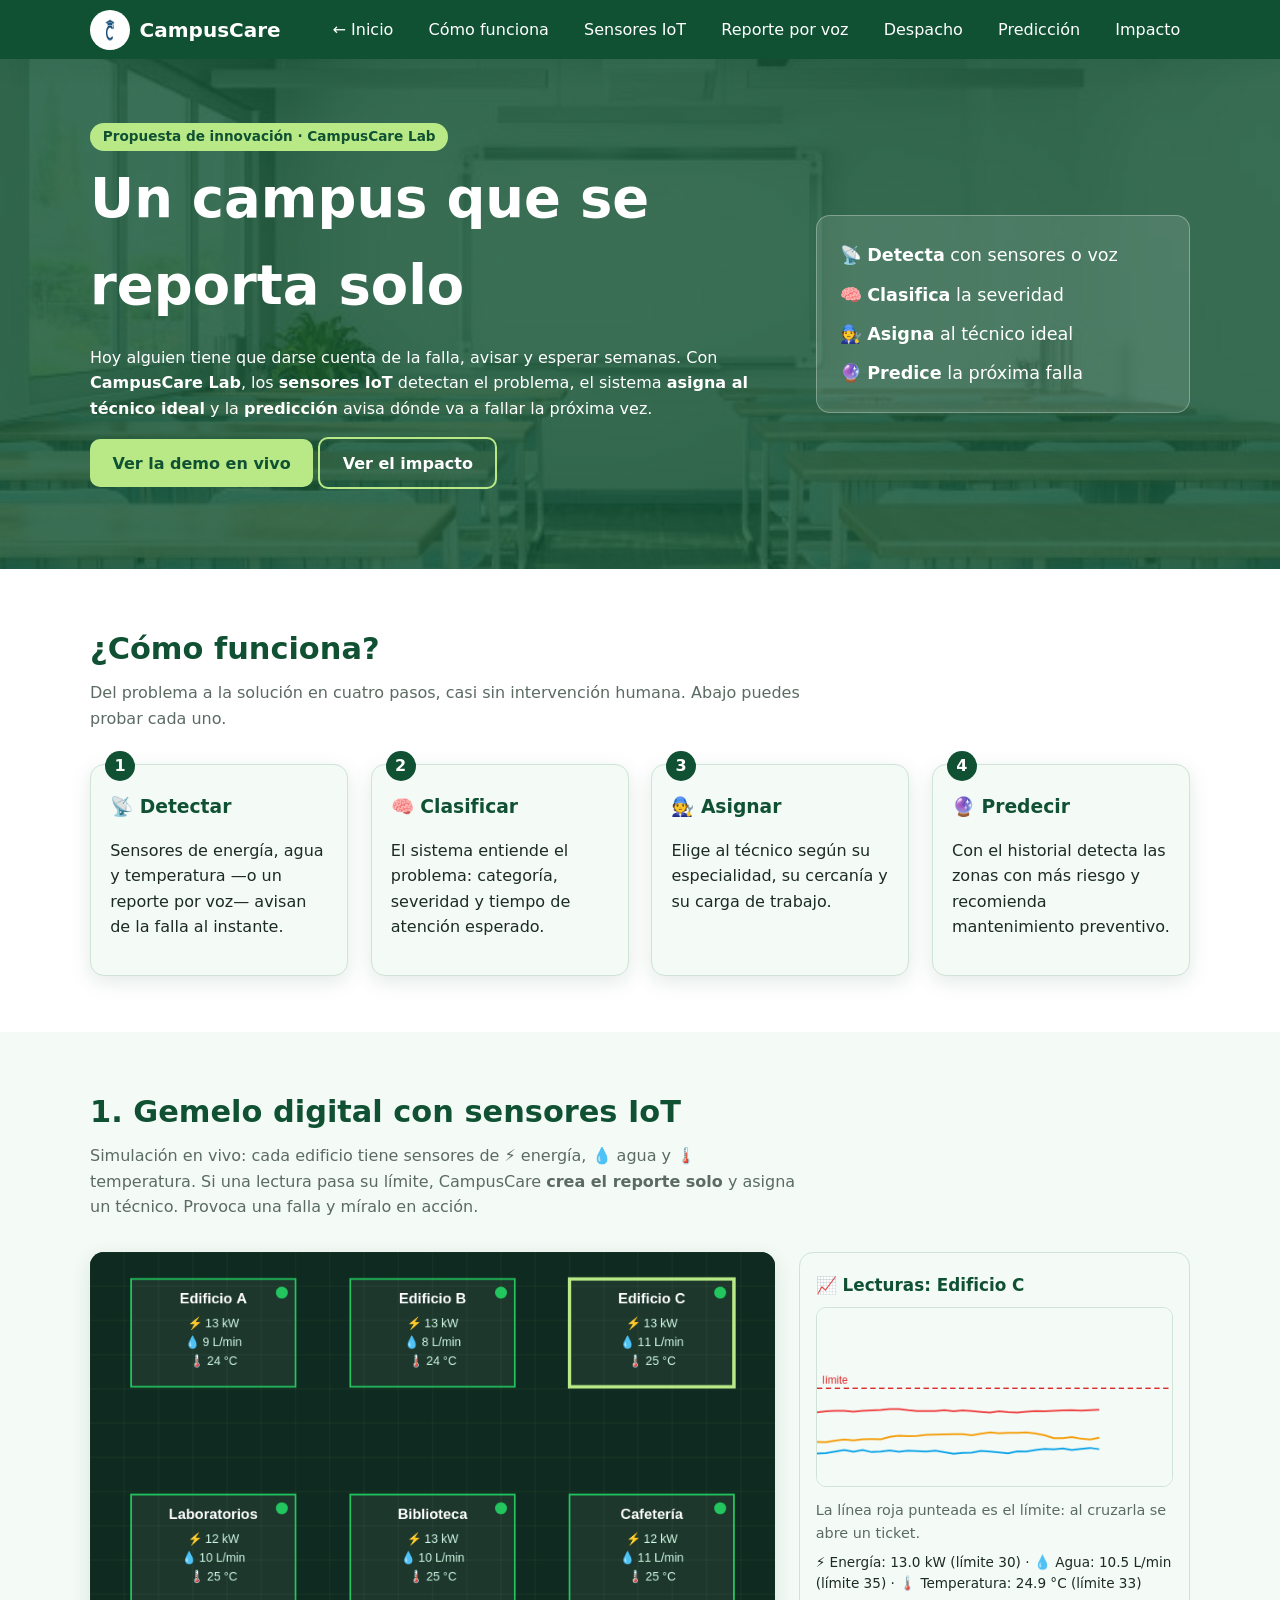
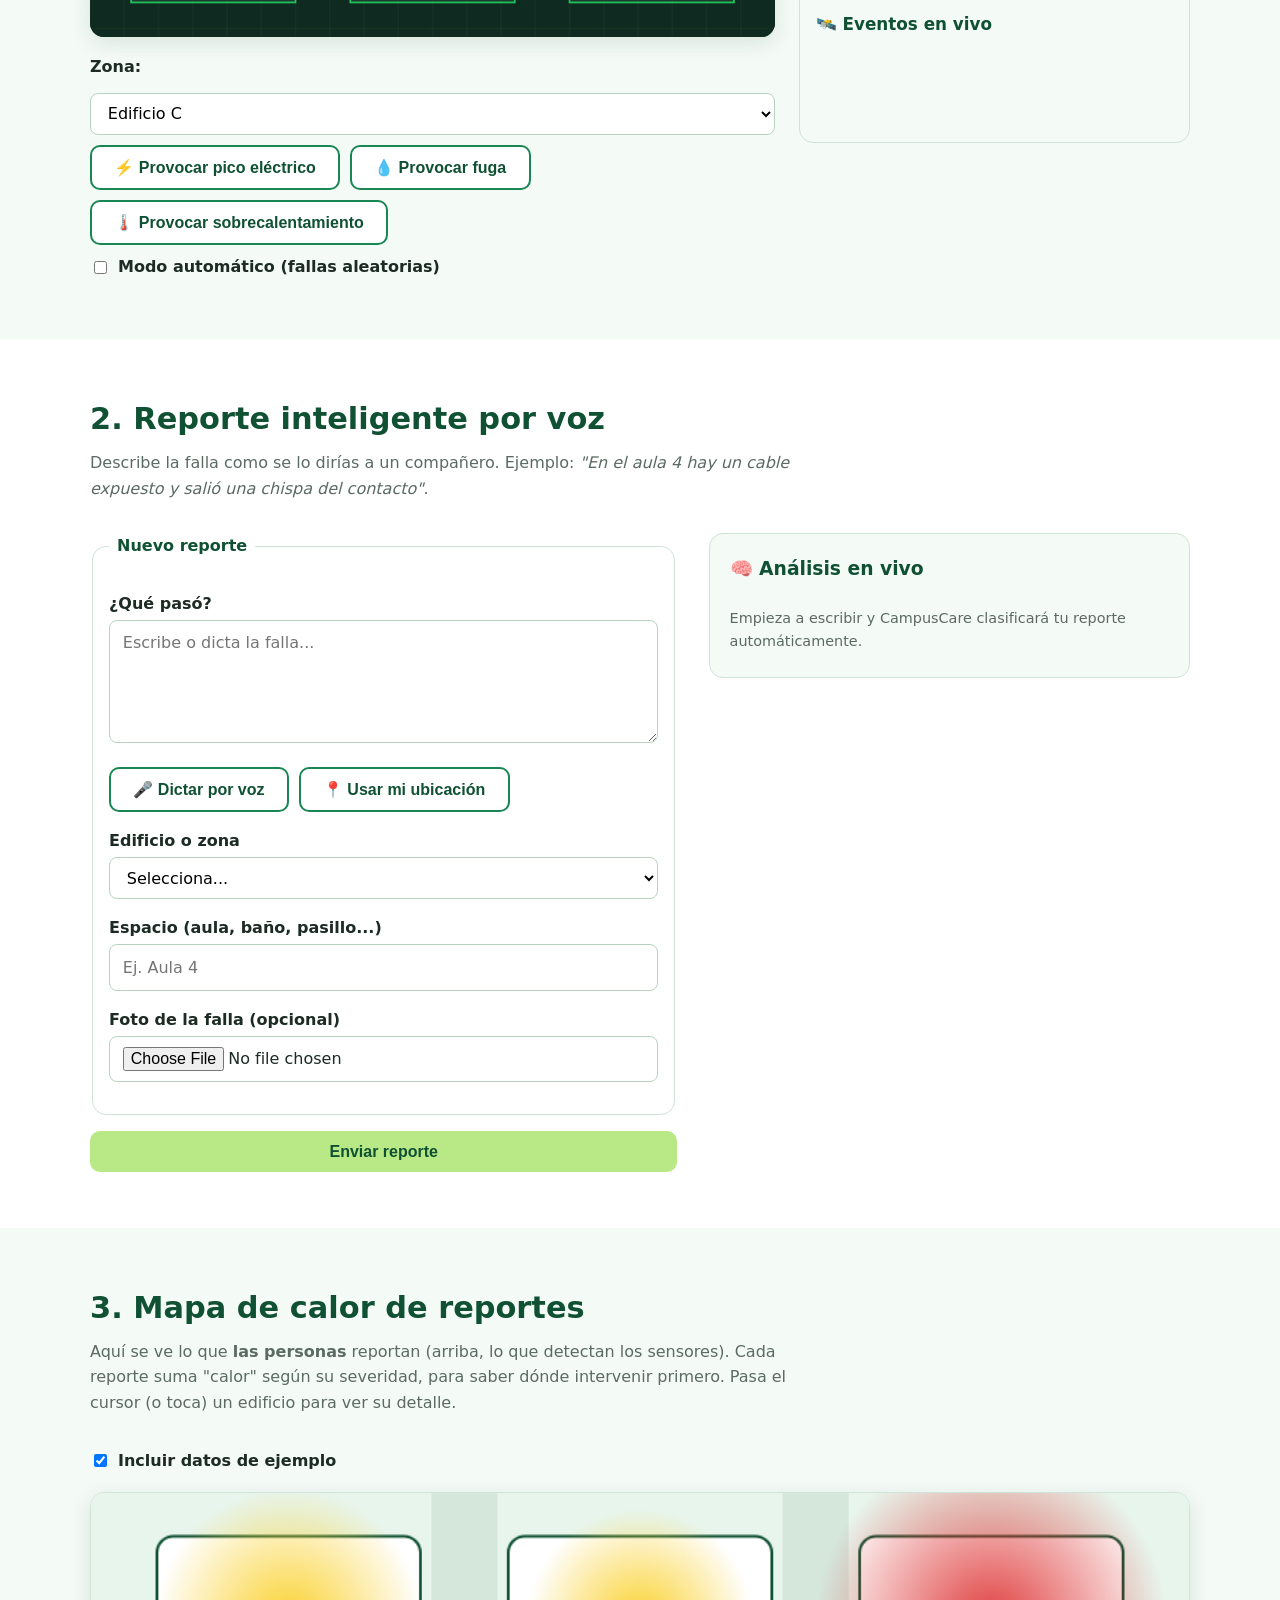
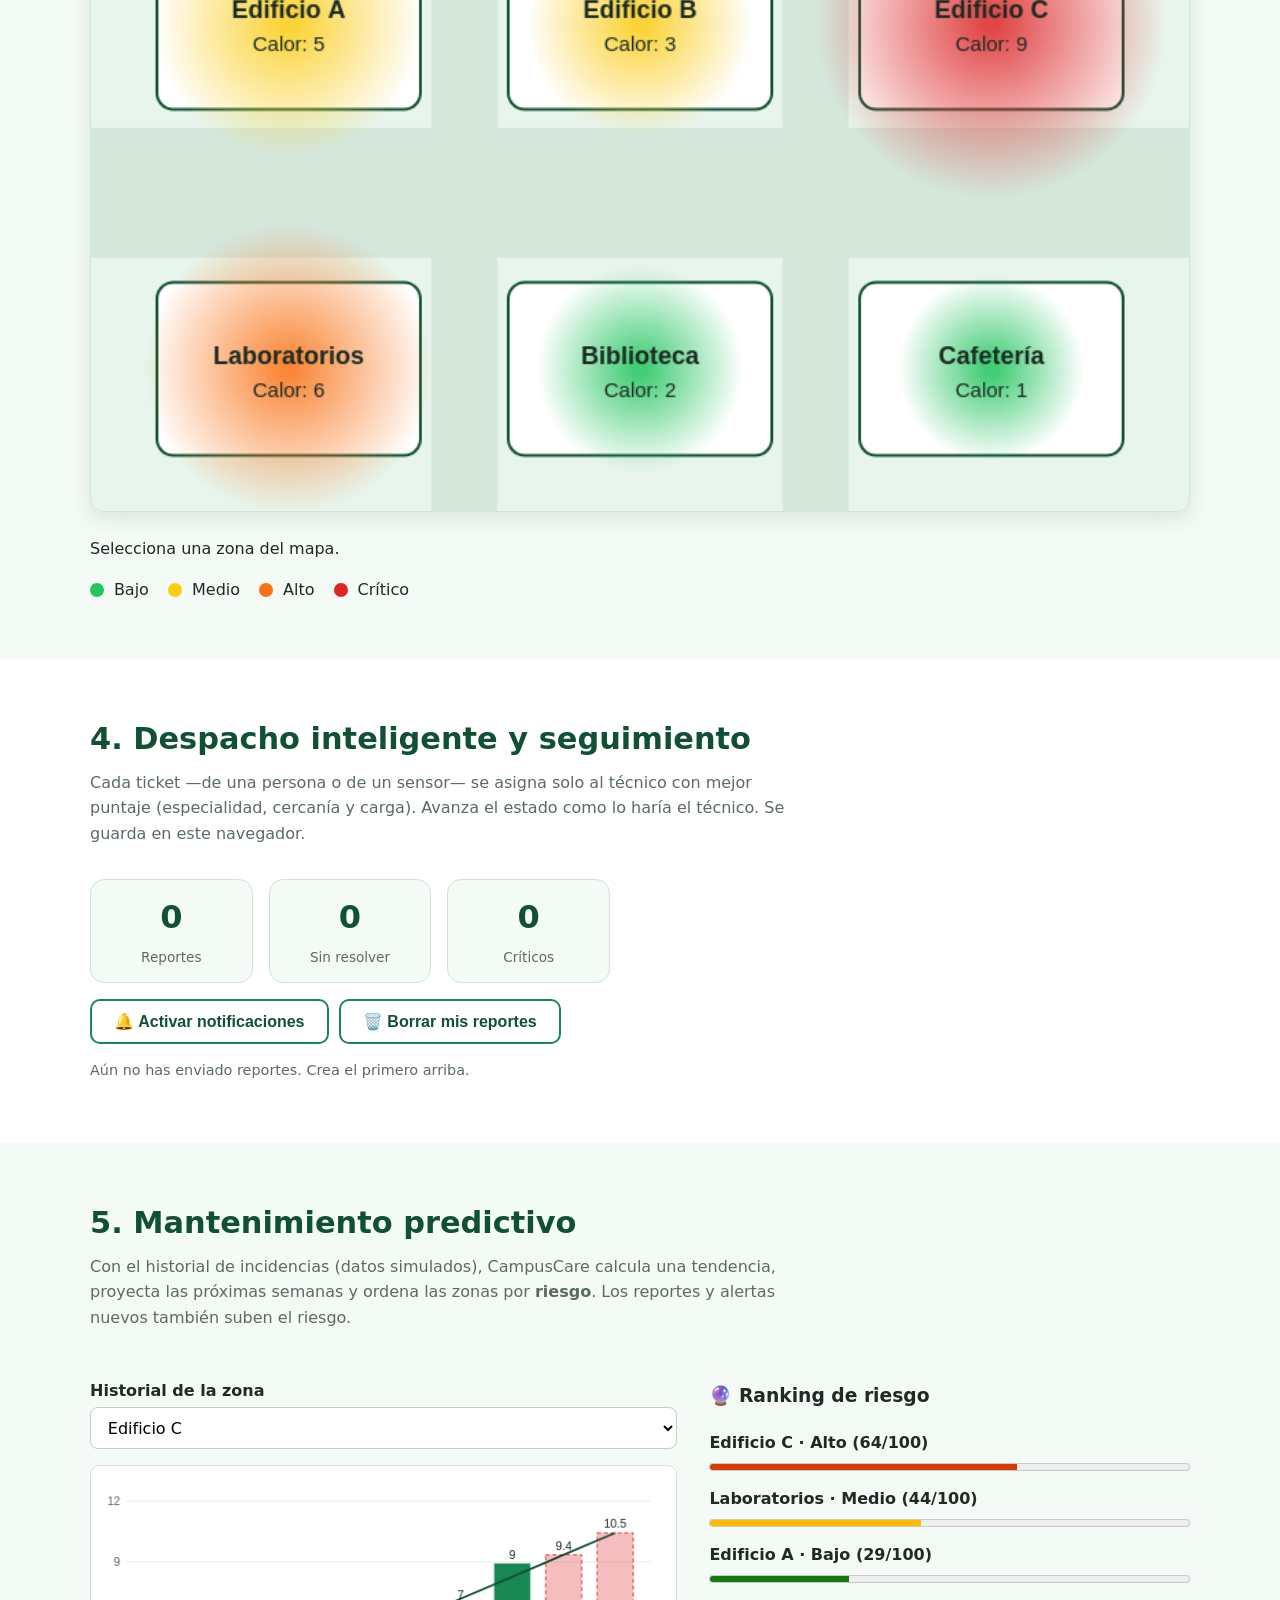
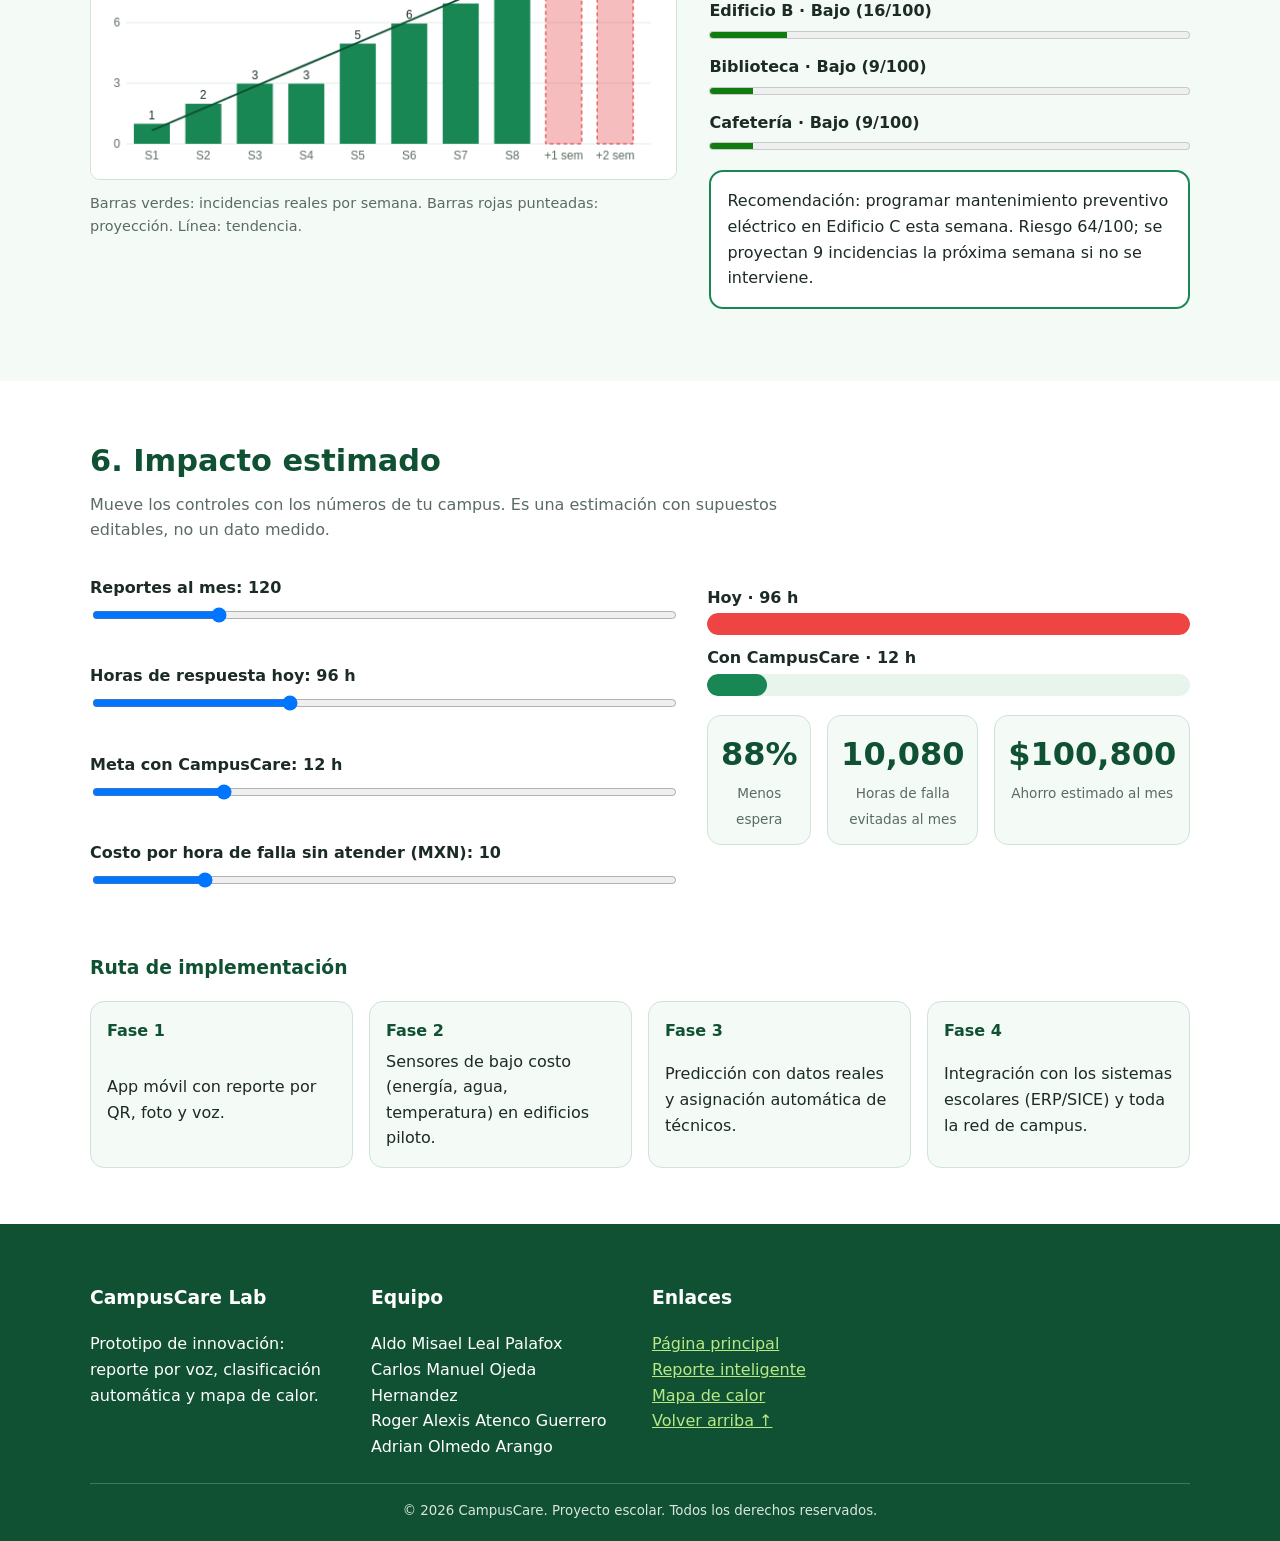
<file: innovacion.html>
<!DOCTYPE html>
<html lang="es">
<head>
  <meta charset="UTF-8">
  <meta name="viewport" content="width=device-width, initial-scale=1.0">
  <meta name="description" content="CampusCare Lab: reporte inteligente con dictado por voz, clasificación automática y mapa de calor del campus.">
  <title>CampusCare Lab | Innovación</title>
  <link rel="icon" type="image/png" href="img/logo.png">
  <link rel="manifest" href="manifest.json">
  <meta name="theme-color" content="#0f5132">
  <link rel="apple-touch-icon" href="img/icon-192.png">
  <link rel="stylesheet" href="css/style.css">
</head>
<body>

<!-- ============ CABECERA ============ -->
<header class="cabecera" id="inicio">
  <div class="contenedor">
    <a class="marca" href="index.html">
      <img src="img/logo.png" alt="Logotipo de CampusCare">
      <span>CampusCare</span>
    </a>
    <button class="hamburguesa" id="btn-menu" type="button" aria-label="Abrir menú" aria-expanded="false" aria-controls="menu">
      <span></span><span></span><span></span>
    </button>
    <nav class="menu" id="menu" aria-label="Navegación principal">
      <ul>
        <li><a href="index.html">← Inicio</a></li>
        <li><a href="#como">Cómo funciona</a></li>
        <li><a href="#sensores">Sensores IoT</a></li>
        <li><a href="#reporte">Reporte por voz</a></li>
        <li><a href="#tickets">Despacho</a></li>
        <li><a href="#prediccion">Predicción</a></li>
        <li><a href="#impacto">Impacto</a></li>
      </ul>
    </nav>
  </div>
</header>

<main>

  <!-- ============ HERO ============ -->
  <section class="hero hero-lab" aria-labelledby="titulo-lab">
    <div class="contenedor">
      <div>
        <span class="etiqueta">Propuesta de innovación · CampusCare Lab</span>
        <h1 id="titulo-lab">Un campus que se reporta solo</h1>
        <p>Hoy alguien tiene que darse cuenta de la falla, avisar y esperar semanas. Con <strong>CampusCare Lab</strong>, los <strong>sensores IoT</strong> detectan el problema, el sistema <strong>asigna al técnico ideal</strong> y la <strong>predicción</strong> avisa dónde va a fallar la próxima vez.</p>
        <p><a class="boton" href="#sensores">Ver la demo en vivo</a> <a class="boton boton-out" href="#impacto">Ver el impacto</a></p>
      </div>
      <ol class="lista-ideas">
        <li>📡 <strong>Detecta</strong> con sensores o voz</li>
        <li>🧠 <strong>Clasifica</strong> la severidad</li>
        <li>🧑‍🔧 <strong>Asigna</strong> al técnico ideal</li>
        <li>🔮 <strong>Predice</strong> la próxima falla</li>
      </ol>
    </div>
  </section>

  <!-- ============ CÓMO FUNCIONA ============ -->
  <section id="como" aria-labelledby="titulo-como">
    <div class="contenedor">
      <h2 id="titulo-como">¿Cómo funciona?</h2>
      <p class="subtitulo">Del problema a la solución en cuatro pasos, casi sin intervención humana. Abajo puedes probar cada uno.</p>
      <ol class="pasos">
        <li><span class="num">1</span><h3>📡 Detectar</h3><p>Sensores de energía, agua y temperatura —o un reporte por voz— avisan de la falla al instante.</p></li>
        <li><span class="num">2</span><h3>🧠 Clasificar</h3><p>El sistema entiende el problema: categoría, severidad y tiempo de atención esperado.</p></li>
        <li><span class="num">3</span><h3>🧑‍🔧 Asignar</h3><p>Elige al técnico según su especialidad, su cercanía y su carga de trabajo.</p></li>
        <li><span class="num">4</span><h3>🔮 Predecir</h3><p>Con el historial detecta las zonas con más riesgo y recomienda mantenimiento preventivo.</p></li>
      </ol>
    </div>
  </section>

  <!-- ============ SENSORES IoT ============ -->
  <section id="sensores" aria-labelledby="titulo-sensores">
    <div class="contenedor">
      <h2 id="titulo-sensores">1. Gemelo digital con sensores IoT</h2>
      <p class="subtitulo">Simulación en vivo: cada edificio tiene sensores de ⚡ energía, 💧 agua y 🌡️ temperatura. Si una lectura pasa su límite, CampusCare <strong>crea el reporte solo</strong> y asigna un técnico. Provoca una falla y míralo en acción.</p>
      <div class="twin">
        <div>
          <canvas id="twin-canvas" width="800" height="450" role="img" aria-label="Gemelo digital del campus con lecturas de sensores por edificio"></canvas>
          <p class="acciones">
            <label for="twin-zona">Zona:</label>
            <select id="twin-zona"></select>
            <button class="boton boton-sec" type="button" data-tipo="energia">⚡ Provocar pico eléctrico</button>
            <button class="boton boton-sec" type="button" data-tipo="agua">💧 Provocar fuga</button>
            <button class="boton boton-sec" type="button" data-tipo="temp">🌡️ Provocar sobrecalentamiento</button>
          </p>
          <label class="check"><input type="checkbox" id="twin-auto"> Modo automático (fallas aleatorias)</label>
        </div>
        <aside class="twin-lado">
          <h3>📈 Lecturas: <span id="twin-nombre"></span></h3>
          <canvas id="spark" width="400" height="200" role="img" aria-label="Gráfica de lecturas frente al límite de cada sensor"></canvas>
          <p class="nota">La línea roja punteada es el límite: al cruzarla se abre un ticket.</p>
          <output id="twin-lect"></output>
          <h3>🛰️ Eventos en vivo</h3>
          <ol id="twin-feed" class="feed" aria-live="polite"></ol>
        </aside>
      </div>
    </div>
  </section>

  <!-- ============ REPORTE INTELIGENTE ============ -->
  <section id="reporte" aria-labelledby="titulo-reporte">
    <div class="contenedor">
      <h2 id="titulo-reporte">2. Reporte inteligente por voz</h2>
      <p class="subtitulo">Describe la falla como se lo dirías a un compañero. Ejemplo: <em>"En el aula 4 hay un cable expuesto y salió una chispa del contacto"</em>.</p>

      <div class="panel-doble">
        <form id="form-reporte" novalidate>
          <fieldset>
            <legend>Nuevo reporte</legend>

            <p>
              <label for="descripcion">¿Qué pasó?</label>
              <textarea id="descripcion" name="descripcion" rows="4" required minlength="10" placeholder="Escribe o dicta la falla..."></textarea>
            </p>

            <p class="acciones">
              <button class="boton boton-sec" type="button" id="btn-voz">🎤 Dictar por voz</button>
              <button class="boton boton-sec" type="button" id="btn-ubicacion">📍 Usar mi ubicación</button>
            </p>
            <p class="nota" id="msg-extra" aria-live="polite"></p>

            <p>
              <label for="edificio">Edificio o zona</label>
              <select id="edificio" name="edificio" required>
                <option value="">Selecciona...</option>
                <option value="edA">Edificio A</option>
                <option value="edB">Edificio B</option>
                <option value="edC">Edificio C</option>
                <option value="labs">Laboratorios</option>
                <option value="bib">Biblioteca</option>
                <option value="caf">Cafetería</option>
              </select>
            </p>

            <p>
              <label for="espacio">Espacio (aula, baño, pasillo...)</label>
              <input type="text" id="espacio" name="espacio" placeholder="Ej. Aula 4" maxlength="40">
            </p>

            <p>
              <label for="foto">Foto de la falla (opcional)</label>
              <input type="file" id="foto" name="foto" accept="image/*" capture="environment">
            </p>
            <figure id="vista-foto" hidden>
              <img id="miniatura" alt="Vista previa de la foto de la falla" width="160">
              <figcaption>Vista previa</figcaption>
            </figure>
          </fieldset>

          <button class="boton" type="submit">Enviar reporte</button>
        </form>

        <aside class="analisis" aria-labelledby="titulo-analisis">
          <h3 id="titulo-analisis">🧠 Análisis en vivo</h3>
          <output id="analisis" aria-live="polite">
            <p class="nota">Empieza a escribir y CampusCare clasificará tu reporte automáticamente.</p>
          </output>

          <article id="resultado" class="resultado" hidden aria-live="polite"></article>
        </aside>
      </div>
    </div>
  </section>

  <!-- ============ MAPA DE CALOR ============ -->
  <section id="mapa" aria-labelledby="titulo-mapa">
    <div class="contenedor">
      <h2 id="titulo-mapa">3. Mapa de calor de reportes</h2>
      <p class="subtitulo">Aquí se ve lo que <strong>las personas</strong> reportan (arriba, lo que detectan los sensores). Cada reporte suma "calor" según su severidad, para saber dónde intervenir primero. Pasa el cursor (o toca) un edificio para ver su detalle.</p>

      <p>
        <label class="check"><input type="checkbox" id="chk-ejemplo" checked> Incluir datos de ejemplo</label>
      </p>

      <canvas id="mapa-canvas" width="800" height="450" role="img" aria-label="Mapa de calor del campus con seis zonas: edificios A, B, C, laboratorios, biblioteca y cafetería"></canvas>
      <p><output id="mapa-info" aria-live="polite">Selecciona una zona del mapa.</output></p>

      <ul class="leyenda" aria-label="Leyenda del mapa">
        <li><span class="punto" style="background:#22c55e"></span> Bajo</li>
        <li><span class="punto" style="background:#facc15"></span> Medio</li>
        <li><span class="punto" style="background:#f97316"></span> Alto</li>
        <li><span class="punto" style="background:#dc2626"></span> Crítico</li>
      </ul>
    </div>
  </section>

  <!-- ============ MIS REPORTES ============ -->
  <section id="tickets" aria-labelledby="titulo-tickets">
    <div class="contenedor">
      <h2 id="titulo-tickets">4. Despacho inteligente y seguimiento</h2>
      <p class="subtitulo">Cada ticket —de una persona o de un sensor— se asigna solo al técnico con mejor puntaje (especialidad, cercanía y carga). Avanza el estado como lo haría el técnico. Se guarda en este navegador.</p>

      <div class="kpis-lab">
        <div><strong id="k-total">0</strong><span>Reportes</span></div>
        <div><strong id="k-abiertos">0</strong><span>Sin resolver</span></div>
        <div><strong id="k-criticos">0</strong><span>Críticos</span></div>
      </div>

      <p class="acciones">
        <button class="boton boton-sec" type="button" id="btn-notif">🔔 Activar notificaciones</button>
        <button class="boton boton-sec" type="button" id="btn-borrar">🗑️ Borrar mis reportes</button>
      </p>

      <div id="lista-tickets" class="lista-tickets"></div>
      <p id="sin-tickets" class="nota">Aún no has enviado reportes. Crea el primero arriba.</p>
    </div>
  </section>

  <!-- ============ PREDICCIÓN ============ -->
  <section id="prediccion" aria-labelledby="titulo-pred">
    <div class="contenedor">
      <h2 id="titulo-pred">5. Mantenimiento predictivo</h2>
      <p class="subtitulo">Con el historial de incidencias (datos simulados), CampusCare calcula una tendencia, proyecta las próximas semanas y ordena las zonas por <strong>riesgo</strong>. Los reportes y alertas nuevos también suben el riesgo.</p>
      <div class="panel-doble">
        <div>
          <p><label for="pred-zona">Historial de la zona</label><select id="pred-zona"></select></p>
          <canvas id="pred-canvas" width="600" height="320" role="img" aria-label="Incidencias por semana y proyección de las siguientes dos semanas"></canvas>
          <p class="nota">Barras verdes: incidencias reales por semana. Barras rojas punteadas: proyección. Línea: tendencia.</p>
        </div>
        <div>
          <h3>🔮 Ranking de riesgo</h3>
          <ol id="pred-rank" class="rank"></ol>
          <p id="pred-reco" class="resultado"></p>
        </div>
      </div>
    </div>
  </section>

  <!-- ============ IMPACTO ============ -->
  <section id="impacto" aria-labelledby="titulo-impacto">
    <div class="contenedor">
      <h2 id="titulo-impacto">6. Impacto estimado</h2>
      <p class="subtitulo">Mueve los controles con los números de tu campus. Es una estimación con supuestos editables, no un dato medido.</p>
      <div class="panel-doble">
        <form class="calc" onsubmit="return false">
          <p><label for="c-rep">Reportes al mes: <strong id="c-rep-v"></strong></label><input type="range" id="c-rep" min="20" max="500" step="10" value="120"></p>
          <p><label for="c-act">Horas de respuesta hoy: <strong id="c-act-v"></strong> h</label><input type="range" id="c-act" min="24" max="240" step="6" value="96"></p>
          <p><label for="c-meta">Meta con CampusCare: <strong id="c-meta-v"></strong> h</label><input type="range" id="c-meta" min="2" max="48" step="2" value="12"></p>
          <p><label for="c-costo">Costo por hora de falla sin atender (MXN): <strong id="c-costo-v"></strong></label><input type="range" id="c-costo" min="1" max="50" step="1" value="10"></p>
        </form>
        <div>
          <div class="barras">
            <p>Hoy <span id="t-hoy"></span></p><div class="barra"><div class="rell rojo" id="bar-hoy"></div></div>
            <p>Con CampusCare <span id="t-lab"></span></p><div class="barra"><div class="rell verde" id="bar-lab"></div></div>
          </div>
          <div class="kpis-lab">
            <div><strong id="c-red">0%</strong><span>Menos espera</span></div>
            <div><strong id="c-horas">0</strong><span>Horas de falla evitadas al mes</span></div>
            <div><strong id="c-ahorro">$0</strong><span>Ahorro estimado al mes</span></div>
          </div>
        </div>
      </div>

      <h3 style="margin-top:2.5rem;color:var(--verde)">Ruta de implementación</h3>
      <ol class="roadmap">
        <li><strong>Fase 1</strong><span>App móvil con reporte por QR, foto y voz.</span></li>
        <li><strong>Fase 2</strong><span>Sensores de bajo costo (energía, agua, temperatura) en edificios piloto.</span></li>
        <li><strong>Fase 3</strong><span>Predicción con datos reales y asignación automática de técnicos.</span></li>
        <li><strong>Fase 4</strong><span>Integración con los sistemas escolares (ERP/SICE) y toda la red de campus.</span></li>
      </ol>
    </div>
  </section>

</main>

<p id="aviso" class="aviso" role="status" aria-live="polite" hidden></p>

<!-- ============ PIE DE PÁGINA ============ -->
<footer class="pie">
  <div class="contenedor">
    <div>
      <h3>CampusCare Lab</h3>
      <p>Prototipo de innovación: reporte por voz, clasificación automática y mapa de calor.</p>
    </div>
    <div>
      <h3>Equipo</h3>
      <ul>
        <li>Aldo Misael Leal Palafox</li>
        <li>Carlos Manuel Ojeda Hernandez</li>
        <li>Roger Alexis Atenco Guerrero</li>
        <li>Adrian Olmedo Arango</li>
      </ul>
    </div>
    <aside>
      <h3>Enlaces</h3>
      <ul>
        <li><a href="index.html">Página principal</a></li>
        <li><a href="#reporte">Reporte inteligente</a></li>
        <li><a href="#mapa">Mapa de calor</a></li>
        <li><a href="#inicio">Volver arriba ↑</a></li>
      </ul>
    </aside>
    <small>&copy; <time datetime="2026">2026</time> CampusCare. Proyecto escolar. Todos los derechos reservados.</small>
  </div>
</footer>

<script src="js/menu.js" defer></script>
<script src="js/sw-registro.js" defer></script>
<script src="js/innovacion.js" defer></script>
<script src="js/lab.js" defer></script>
</body>
</html>
</file>
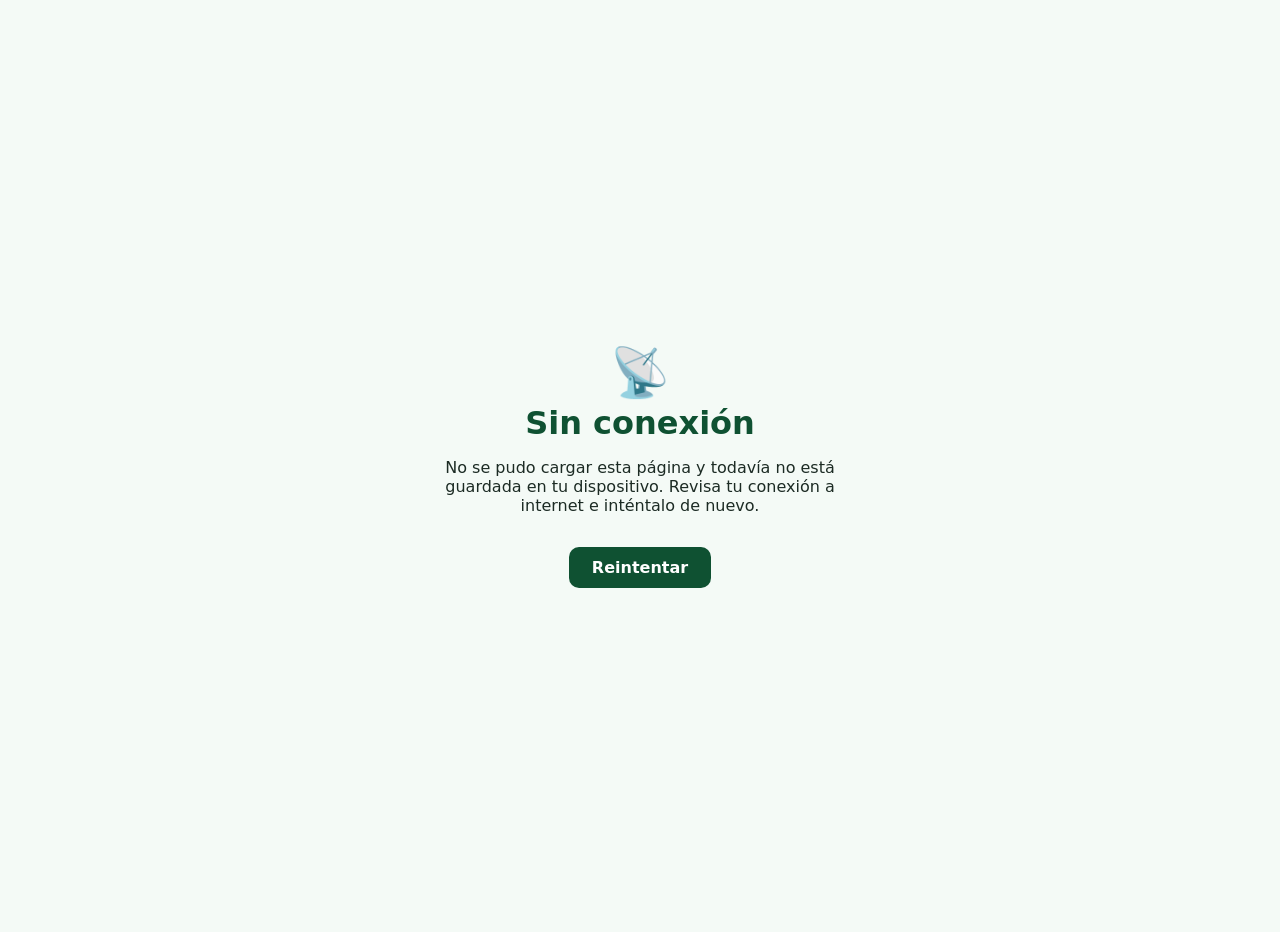
<file: offline.html>
<!DOCTYPE html>
<html lang="es">
<head>
  <meta charset="UTF-8">
  <meta name="viewport" content="width=device-width, initial-scale=1.0">
  <title>Sin conexión | CampusCare</title>
  <style>
    body{margin:0;min-height:100vh;display:grid;place-items:center;font-family:"Segoe UI",system-ui,Arial,sans-serif;background:#f4faf6;color:#1c2b24;text-align:center;padding:1rem}
    main{max-width:420px}
    h1{color:#0f5132;margin:.2rem 0}
    a{display:inline-block;margin-top:1rem;background:#0f5132;color:#fff;padding:.7rem 1.4rem;border-radius:10px;text-decoration:none;font-weight:700}
  </style>
</head>
<body>
  <main>
    <p style="font-size:3rem;margin:0">📡</p>
    <h1>Sin conexión</h1>
    <p>No se pudo cargar esta página y todavía no está guardada en tu dispositivo. Revisa tu conexión a internet e inténtalo de nuevo.</p>
    <a href="index.html">Reintentar</a>
  </main>
</body>
</html>
</file>
<file: css/style.css>
:root{
  --verde:#0f5132; --verde-2:#198754; --lima:#b8e986; --fondo:#f4faf6; --texto:#1c2b24; --gris:#5b6b63; --blanco:#fff;
  --radio:14px; --sombra:0 6px 20px rgba(15,81,50,.12);
}
*{box-sizing:border-box}
html{scroll-behavior:smooth}
body{margin:0;font-family:"Segoe UI",system-ui,Arial,sans-serif;color:var(--texto);background:var(--fondo);line-height:1.6}
img,video{max-width:100%;height:auto;display:block}
a{color:var(--verde-2)}
.contenedor{width:min(1100px,92%);margin-inline:auto}

/* HEADER */
.cabecera{position:sticky;top:0;z-index:10;background:var(--verde);color:var(--blanco);box-shadow:var(--sombra)}
.cabecera .contenedor{display:flex;align-items:center;justify-content:space-between;gap:1rem;padding:.6rem 0;flex-wrap:wrap}
.marca{display:flex;align-items:center;gap:.6rem;font-weight:700;font-size:1.25rem;color:var(--blanco);text-decoration:none}
.marca img{width:40px;height:40px;background:var(--blanco);border-radius:50%;padding:4px}
.menu ul{list-style:none;display:flex;gap:1rem;margin:0;padding:0;flex-wrap:wrap}
.menu a{color:var(--blanco);text-decoration:none;padding:.3rem .6rem;border-radius:8px}
.menu a:hover,.menu a:focus{background:rgba(255,255,255,.18)}

/* HAMBURGUESA */
.hamburguesa{display:none;background:transparent;border:0;cursor:pointer;padding:.5rem;border-radius:8px}
.hamburguesa:hover,.hamburguesa:focus-visible{background:rgba(255,255,255,.18)}
.hamburguesa span{display:block;width:26px;height:3px;background:var(--blanco);margin:5px 0;border-radius:2px;transition:transform .25s,opacity .25s}
.hamburguesa.activo span:nth-child(1){transform:translateY(8px) rotate(45deg)}
.hamburguesa.activo span:nth-child(2){opacity:0}
.hamburguesa.activo span:nth-child(3){transform:translateY(-8px) rotate(-45deg)}

/* HERO */
.hero{background:linear-gradient(rgba(15,81,50,.82),rgba(15,81,50,.82)),url("../img/aula.jpg") center/cover;color:var(--blanco);padding:5rem 0}
.hero .contenedor{display:grid;grid-template-columns:1.2fr .8fr;gap:2rem;align-items:center}
.hero h1{font-size:clamp(2rem,5vw,3.4rem);margin:.2rem 0}
.etiqueta{display:inline-block;background:var(--lima);color:var(--verde);font-weight:700;padding:.2rem .8rem;border-radius:999px;font-size:.85rem}
.boton{display:inline-block;background:var(--lima);color:var(--verde);font-weight:700;padding:.7rem 1.4rem;border-radius:10px;text-decoration:none;border:0;cursor:pointer;font-size:1rem}
.boton:hover{filter:brightness(.95)}
.hero figure{margin:0;text-align:center}
.hero figure img{margin-inline:auto;max-height:420px;width:auto;border-radius:22px;box-shadow:0 12px 30px rgba(0,0,0,.35)}

/* SECCIONES */
section{padding:3.5rem 0}
section:nth-of-type(even){background:var(--blanco)}
h2{color:var(--verde);font-size:1.9rem;margin:0 0 .4rem}
.subtitulo{color:var(--gris);margin:0 0 2rem;max-width:70ch}
.rejilla{display:grid;gap:1.4rem;grid-template-columns:repeat(auto-fit,minmax(240px,1fr))}
.tarjeta{background:var(--blanco);border-radius:var(--radio);box-shadow:var(--sombra);padding:1.3rem;border:1px solid #e0eee6}
section:nth-of-type(even) .tarjeta{background:var(--fondo)}
.tarjeta h3{margin:.6rem 0 .3rem;color:var(--verde)}
.tarjeta img.icono{width:72px;height:72px;object-fit:contain}
.dos-col{display:grid;grid-template-columns:1fr 1fr;gap:2rem;align-items:center}
.dos-col figure{margin:0}
.dos-col figure img{border-radius:var(--radio);box-shadow:var(--sombra)}
figcaption{font-size:.85rem;color:var(--gris);margin-top:.4rem;text-align:center}
blockquote{margin:1rem 0;padding:1rem 1.2rem;background:#e8f5ec;border-left:5px solid var(--verde-2);border-radius:8px}
mark{background:var(--lima);padding:0 .25rem;border-radius:4px}

/* ROLES */
.rol img{width:100%;height:170px;object-fit:cover;border-radius:10px}

/* TABLAS */
.tabla-scroll{overflow-x:auto}
table{width:100%;border-collapse:collapse;background:var(--blanco);border-radius:var(--radio);overflow:hidden;box-shadow:var(--sombra)}
caption{caption-side:top;text-align:left;font-weight:700;padding:.6rem 0;color:var(--verde)}
th,td{padding:.8rem 1rem;text-align:left;border-bottom:1px solid #e0eee6}
thead th{background:var(--verde);color:var(--blanco)}
tbody tr:nth-child(even){background:var(--fondo)}

/* TIMELINE */
.estados{list-style:none;display:flex;flex-wrap:wrap;gap:.6rem;padding:0;margin:1rem 0}
.estados li{background:var(--verde-2);color:var(--blanco);padding:.4rem 1rem;border-radius:999px;font-weight:600}
.estados li:not(:last-child)::after{content:" →";margin-left:.5rem}

/* PROTOTIPO */
.pantallas{display:grid;gap:1.4rem;grid-template-columns:repeat(auto-fit,minmax(190px,1fr));align-items:start}
.pantallas figure{margin:0;background:var(--blanco);padding:.8rem;border-radius:var(--radio);box-shadow:var(--sombra)}
.pantallas img{border-radius:10px;margin-inline:auto}

/* VIDEO */
.video-caja{max-width:860px;margin-inline:auto}
video{width:100%;border-radius:var(--radio);background:#000;box-shadow:var(--sombra)}
audio{width:100%;margin-top:1rem}

/* KPIs */
.kpi label,.kpi span{font-weight:600}
meter,progress{width:100%;height:1.2rem}

/* FORMULARIO */
form{display:grid;gap:1rem;max-width:640px}
fieldset{border:1px solid #cfe3d6;border-radius:var(--radio);padding:1rem}
legend{font-weight:700;color:var(--verde);padding:0 .5rem}
label{display:block;font-weight:600;margin-bottom:.2rem}
input,select,textarea{width:100%;padding:.6rem .8rem;border:1px solid #b9d3c3;border-radius:8px;font:inherit;background:var(--blanco)}
input[type=checkbox],input[type=radio]{width:auto}
input:focus,select:focus,textarea:focus{outline:3px solid rgba(25,135,84,.35)}

details{background:var(--blanco);border:1px solid #cfe3d6;border-radius:10px;padding:.8rem 1rem;margin-bottom:.7rem}
summary{cursor:pointer;font-weight:700;color:var(--verde)}

/* FOOTER */
.pie{background:var(--verde);color:var(--blanco);padding:2.5rem 0 1.2rem}
.pie .contenedor{display:grid;gap:1.5rem;grid-template-columns:repeat(auto-fit,minmax(220px,1fr))}
.pie a{color:var(--lima)}
.pie ul{list-style:none;margin:0;padding:0}
.pie small{grid-column:1/-1;text-align:center;opacity:.85;border-top:1px solid rgba(255,255,255,.25);padding-top:1rem}

@media (max-width:760px){
  .hamburguesa{display:block}
  .menu{display:none;width:100%}
  .menu.abierto{display:block}
  .menu ul{flex-direction:column;gap:.2rem;padding:.4rem 0 .6rem}
  .menu a{display:block;padding:.7rem .8rem}
  .hero .contenedor,.dos-col{grid-template-columns:1fr}
  .hero{padding:3rem 0}
}

/* ============ CAMPUSCARE LAB ============ */
.hero-lab{padding:4rem 0}
.hero-lab .contenedor{grid-template-columns:1.3fr .7fr}
.lista-ideas{list-style:none;margin:0;padding:1.2rem 1.4rem;background:rgba(255,255,255,.12);border:1px solid rgba(255,255,255,.3);border-radius:var(--radio);font-size:1.1rem}
.lista-ideas li{padding:.35rem 0}
.panel-doble{display:grid;grid-template-columns:1.1fr .9fr;gap:2rem;align-items:start}
.acciones{display:flex;flex-wrap:wrap;gap:.6rem;margin:.6rem 0}
.boton-sec{background:var(--blanco);color:var(--verde);border:2px solid var(--verde-2)}
.boton-sec:hover{background:#e8f5ec}
.boton[disabled]{opacity:.55;cursor:not-allowed}
.boton.grabando{background:#fecaca;border-color:#dc2626;color:#7f1d1d;animation:pulso 1.2s infinite}
@keyframes pulso{50%{box-shadow:0 0 0 8px rgba(220,38,38,.18)}}
.nota{color:var(--gris);font-size:.9rem;margin:.3rem 0}
.check{display:inline-flex;align-items:center;gap:.5rem;font-weight:600}
.analisis{background:var(--fondo);border:1px solid #cfe3d6;border-radius:var(--radio);padding:1.2rem;position:sticky;top:5.5rem}
section:nth-of-type(even) .analisis{background:var(--fondo)}
.analisis h3{margin-top:0;color:var(--verde)}
.analisis output{display:block}
.chip{display:inline-block;background:#e8f5ec;color:var(--verde);padding:.15rem .7rem;border-radius:999px;font-size:.85rem;font-weight:600;margin:.15rem 0;border:1px solid #cfe3d6}
.chip.sev-crit{background:#fee2e2;color:#991b1b;border-color:#fca5a5}
.chip.sev-alta{background:#ffedd5;color:#9a3412;border-color:#fdba74}
.chip.sev-media{background:#fef9c3;color:#854d0e;border-color:#fde047}
.chip.sev-baja{background:#dcfce7;color:#166534;border-color:#86efac}
.resultado{margin-top:1rem;background:var(--blanco);border:2px solid var(--verde-2);border-radius:var(--radio);padding:1rem}
.resultado h3{margin:0 0 .3rem}
.folio{font-family:Consolas,monospace;font-size:1.5rem;font-weight:700;color:var(--verde);margin:.2rem 0}
#vista-foto{margin:.5rem 0}
#vista-foto img{border-radius:10px}
#mapa-canvas{width:100%;height:auto;border-radius:var(--radio);box-shadow:var(--sombra);border:1px solid #cfe3d6;cursor:pointer;touch-action:manipulation}
.leyenda{list-style:none;display:flex;flex-wrap:wrap;gap:1.2rem;padding:0;margin:.5rem 0 0}
.leyenda .punto{display:inline-block;width:14px;height:14px;border-radius:50%;margin-right:.3rem;vertical-align:-2px}
.kpis-lab{display:grid;grid-template-columns:repeat(3,1fr);gap:1rem;max-width:520px;margin-bottom:1rem}
.kpis-lab div{background:var(--fondo);border:1px solid #cfe3d6;border-radius:var(--radio);padding:.8rem;text-align:center}
.kpis-lab strong{display:block;font-size:2rem;color:var(--verde)}
.kpis-lab span{font-size:.85rem;color:var(--gris)}
.lista-tickets{display:grid;gap:1rem}
.ticket{display:flex;gap:1rem;background:var(--blanco);border:1px solid #cfe3d6;border-radius:var(--radio);padding:1rem;box-shadow:var(--sombra)}
section:nth-of-type(even) .ticket{background:var(--fondo)}
.ticket-foto{border-radius:10px;height:110px;width:110px;object-fit:cover;flex:none}
.ticket-cuerpo{flex:1;min-width:0}
.ticket-cuerpo h3{margin:0 0 .3rem;color:var(--verde)}
.ticket-desc{margin:.4rem 0;overflow-wrap:anywhere}
.estado-lbl{font-size:.9rem;margin:.3rem 0 .1rem}
.aviso{position:fixed;left:50%;bottom:1.2rem;transform:translateX(-50%);background:var(--verde);color:var(--blanco);padding:.7rem 1.3rem;border-radius:999px;box-shadow:var(--sombra);z-index:20;max-width:90%;text-align:center}
.aviso[hidden]{display:none}
@media (max-width:760px){
  .hero-lab .contenedor,.panel-doble{grid-template-columns:1fr}
  .analisis{position:static}
  .ticket{flex-direction:column}
  .ticket-foto{width:100%;height:160px}
}

/* ============ LAB v2: sensores, predicción, impacto ============ */
.boton-out{background:transparent;color:var(--blanco);border:2px solid var(--lima)}
ol.lista-ideas{counter-reset:i}
.pasos{list-style:none;display:grid;grid-template-columns:repeat(auto-fit,minmax(200px,1fr));gap:1.4rem;padding:0;margin:0}
.pasos li{position:relative;background:var(--fondo);border:1px solid #cfe3d6;border-radius:var(--radio);padding:1.5rem 1.2rem 1.2rem;box-shadow:var(--sombra)}
.pasos h3{margin:.2rem 0 .3rem;color:var(--verde)}
.pasos .num{position:absolute;top:-14px;left:14px;background:var(--verde);color:var(--blanco);width:30px;height:30px;border-radius:50%;display:grid;place-items:center;font-weight:700}
.twin{display:grid;grid-template-columns:1.4fr .8fr;gap:1.5rem;align-items:start}
#twin-canvas{width:100%;height:auto;border-radius:var(--radio);background:#0f2a20;box-shadow:var(--sombra);cursor:pointer}
.twin-lado{background:var(--fondo);border:1px solid #cfe3d6;border-radius:var(--radio);padding:1rem}
.twin-lado h3{margin:.2rem 0 .5rem;color:var(--verde);font-size:1.05rem}
#spark,#pred-canvas{width:100%;height:auto;border-radius:10px;border:1px solid #cfe3d6;background:#fff}
#twin-lect{display:block;font-size:.85rem;margin:.4rem 0 1rem}
.feed{list-style:none;padding:0;margin:0;font-size:.85rem;min-height:5rem}
.feed li{padding:.35rem .6rem;border-left:4px solid var(--verde-2);background:var(--blanco);margin-bottom:.3rem;border-radius:4px}
.feed li.alerta{border-color:#dc2626;background:#fee2e2}
.rank{list-style:none;padding:0;margin:0 0 1rem}
.rank li{display:grid;gap:.2rem;margin-bottom:.7rem;font-weight:600}
.rank meter{height:1rem}
.calc p{margin:0 0 1rem}
.calc input[type=range]{padding:0}
.barras p{margin:.6rem 0 .2rem;font-weight:600}
.barra{background:#e8f5ec;border-radius:999px;height:22px;overflow:hidden}
.rell{height:100%;border-radius:999px;transition:width .4s}
.rell.rojo{background:#ef4444}.rell.verde{background:var(--verde-2)}
.barras + .kpis-lab{margin-top:1.2rem;max-width:none}
.roadmap{list-style:none;display:grid;grid-template-columns:repeat(auto-fit,minmax(200px,1fr));gap:1rem;padding:0;margin:1rem 0 0}
.roadmap li{background:var(--fondo);border:1px solid #cfe3d6;border-radius:var(--radio);padding:1rem;display:grid;gap:.3rem}
.roadmap strong{color:var(--verde)}
@media (max-width:760px){.twin{grid-template-columns:1fr}}
</file>
